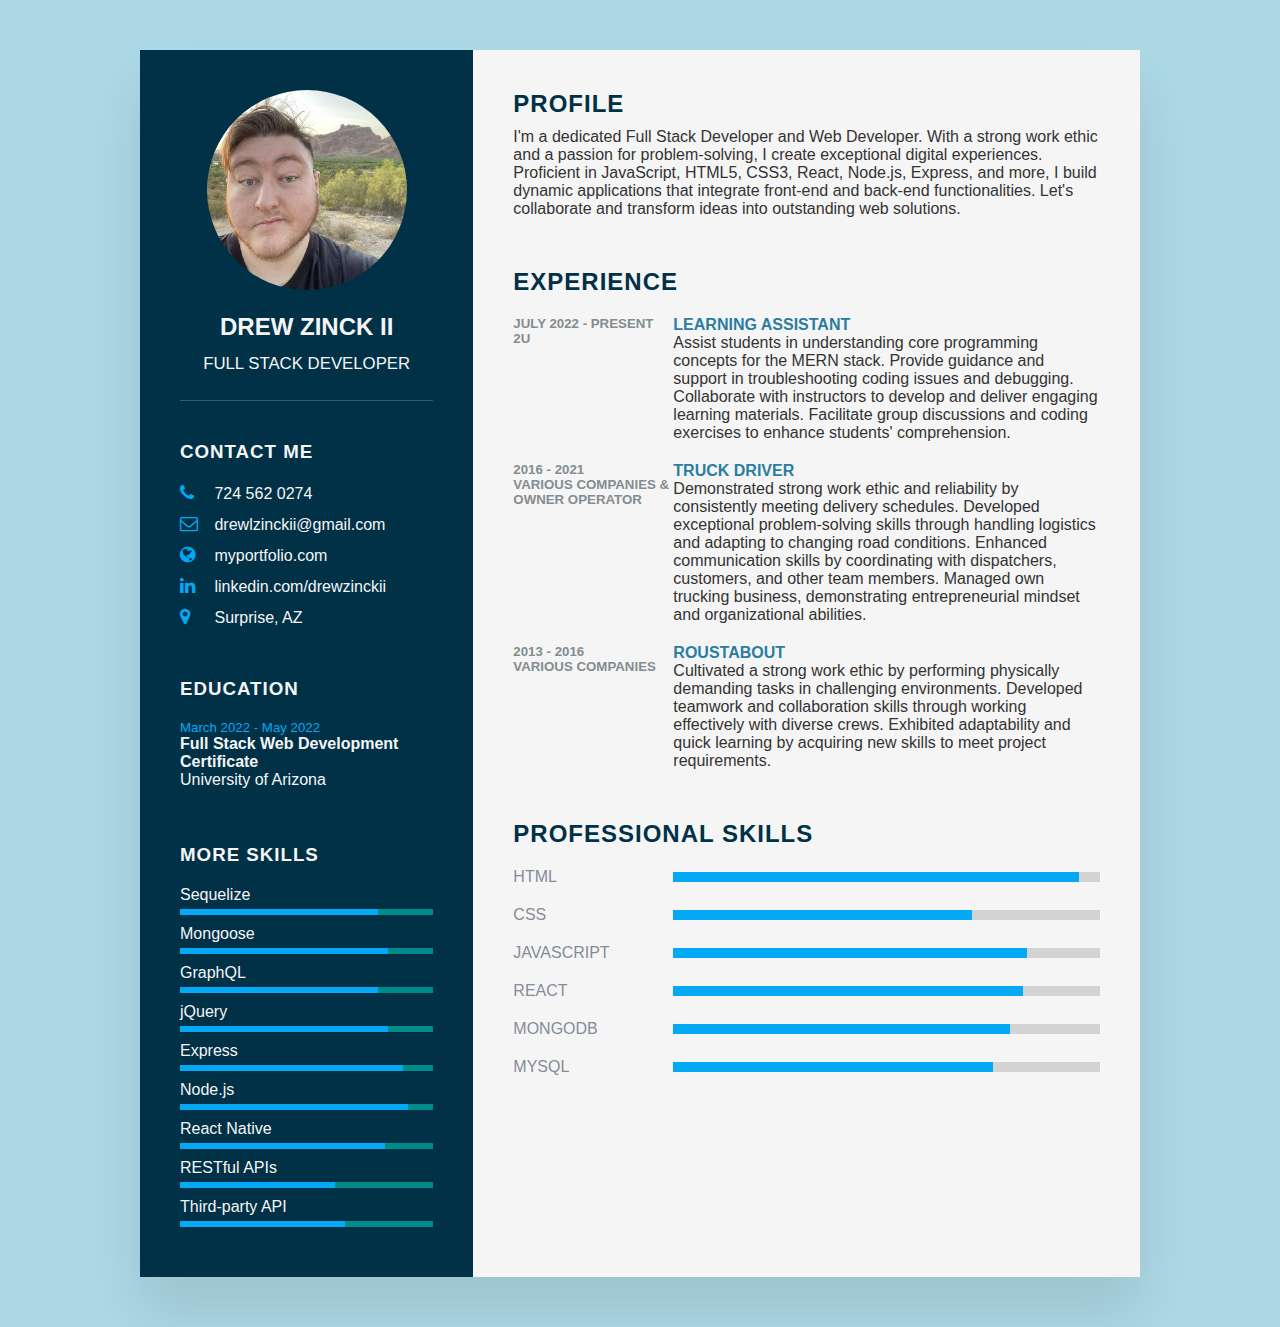
<file: index.html>
<!DOCTYPE html>
<html lang="en">
<head>
    <meta charset="UTF-8">
    <meta name="viewport" content="width=device-width, initial-scale=1.0">
    <link rel="stylesheet" href="https://cdnjs.cloudflare.com/ajax/libs/font-awesome/4.7.0/css/font-awesome.css" integrity="sha512-5A8nwdMOWrSz20fDsjczgUidUBR8liPYU+WymTZP1lmY9G6Oc7HlZv156XqnsgNUzTyMefFTcsFH/tnJE/+xBg==" crossorigin="anonymous" referrerpolicy="no-referrer" />
    <link rel="stylesheet" href="./assets/style.css">
    <title>Resume</title>
</head>
<body>
  <div class="container">
    <div class="left">
      <div class="profile-text">
        <div class="porfile-image">
          <img src="assets/images/profileimg.jpg">
        </div>
        <h2>Drew Zinck II<br><span>Full Stack Developer</span></h2>
      </div>

      <div class="contact">
        <h3 class="contact-title">Contact Me</h3>
        <ul>
          <li>
            <span class="contact-icon"><i class="fa fa-phone" aria-hidden="true"></i></span>
            <span class="conatct-text">724 562 0274</span>
          </li>
          <li>
            <span class="contact-icon"><i class="fa fa-envelope-o" aria-hidden="true"></i></span>
            <span class="conatct-text">drewlzinckii@gmail.com</span>
          </li>
          <li>
            <span class="contact-icon"><i class="fa fa-globe" aria-hidden="true"></i></span>
            <span class="conatct-text">myportfolio.com</span>
          </li>
          <li>
            <span class="contact-icon"><i class="fa fa-linkedin" aria-hidden="true"></i></span>
            <span class="conatct-text">linkedin.com/drewzinckii</span>
          </li>
          <li>
            <span class="contact-icon"><i class="fa fa-map-marker" aria-hidden="true"></i></i></span>
            <span class="conatct-text">Surprise, AZ</span>
          </li>
        </ul>
      </div>

      <div class="contact education">
        <h3 class="contact-title">Education</h3>
        <ul>
          <li>
            <h5>March 2022 - May 2022</h5>
            <h4 class="degree">Full Stack Web Development Certificate</h4>
            <h4>University of Arizona</h4>
          </li>
        </ul>
      </div>
      <div class="contact more-skills">
        <h3 class="contact-title">More Skills</h3>
        <ul>
          <li>
            <span class="text">Sequelize</span>
            <span class="percent">
              <div style="width: 78%;"></div>
            </span>
          </li>
          <li>
            <span class="text">Mongoose</span>
            <span class="percent">
              <div style="width: 82%;"></div>
            </span>
          </li>
          <li>
            <span class="text">GraphQL</span>
            <span class="percent">
              <div style="width: 78%;"></div>
            </span>
          </li>
          <li>
            <span class="text">jQuery</span>
            <span class="percent">
              <div style="width: 82%;"></div>
            </span>
          </li>
          <li>
            <span class="text">Express</span>
            <span class="percent">
              <div style="width: 88%;"></div>
            </span>
          </li>
          <li>
            <span class="text">Node.js</span>
            <span class="percent">
              <div style="width: 90%;"></div>
            </span>
          </li>
          <li>
            <span class="text">React Native</span>
            <span class="percent">
              <div style="width: 81%;"></div>
            </span>
          </li>
          <li>
            <span class="text">RESTful APIs</span>
            <span class="percent">
              <div style="width: 61%;"></div>
            </span>
          </li>
          <li>
            <span class="text">Third-party API</span>
            <span class="percent">
              <div style="width: 65%;"></div>
            </span>
          </li>
        </ul>
      </div>


    </div>

    <div class="right">
      <div class="profile">
        <h2 class="profile-title">Profile</h2>
        <p>I'm a dedicated Full Stack Developer and Web Developer. 
          With a strong work ethic and a passion for problem-solving, 
          I create exceptional digital experiences. 
          Proficient in JavaScript, HTML5, CSS3, React, Node.js, Express, and more,
          I build dynamic applications that integrate front-end and back-end functionalities. 
          Let's collaborate and transform ideas into outstanding web solutions.</p>
      </div>
      <div class="profile">
        <h2 class="profile-title">Experience</h2>
        <div class="box">
          <div class="year">
            <h5>July 2022 - Present</h5>
            <h5>2U</h5>
          </div>
          <div class="text">
            <h4>Learning Assistant</h4>
            <p>Assist students in understanding core programming concepts for the MERN stack.
              Provide guidance and support in troubleshooting coding issues and debugging.
              Collaborate with instructors to develop and deliver engaging learning materials.
              Facilitate group discussions and coding exercises to enhance students' comprehension.</p>
          </div>
        </div>
        <div class="box">
          <div class="year">
            <h5>2016 - 2021</h5>
            <h5>Various Companies & Owner Operator</h5>
          </div>
          <div class="text">
            <h4>Truck Driver</h4>
            <p>                Demonstrated strong work ethic and reliability by consistently meeting delivery schedules.
              Developed exceptional problem-solving skills through handling logistics and adapting to
              changing road conditions. 
              Enhanced communication skills by coordinating with dispatchers, customers, and other team
              members.
              Managed own trucking business, demonstrating entrepreneurial mindset and organizational
              abilities.</p>
          </div>
        </div>
        <div class="box">
          <div class="year">
            <h5>2013 - 2016</h5>
            <h5>Various Companies</h5>
          </div>
          <div class="text">
            <h4>Roustabout</h4>
            <p>Cultivated a strong work ethic by performing physically demanding tasks in challenging
              environments.
              Developed teamwork and collaboration skills through working effectively with diverse crews.
              Exhibited adaptability and quick learning by acquiring new skills to meet project requirements.</p>
          </div>
        </div>
      </div>

      <div class="profile skills">
        <h2 class="profile-title">Professional Skills</h2>
        <div class="box">
          <h4>Html</h4>
          <div class="percent">
            <div style="width: 95%;"></div>
          </div>
        </div>
        <div class="box">
          <h4>CSS</h4>
          <div class="percent">
            <div style="width: 70%;"></div>
          </div>
        </div>
        <div class="box">
          <h4>JavaScript</h4>
          <div class="percent">
            <div style="width: 83%;"></div>
          </div>
        </div>
        <div class="box">
          <h4>React</h4>
          <div class="percent">
            <div style="width: 82%;"></div>
          </div>
        </div>
        <div class="box">
          <h4>MongoDB</h4>
          <div class="percent">
            <div style="width: 79%;"></div>
          </div>
        </div>
        <div class="box">
          <h4>MySQL</h4>
          <div class="percent">
            <div style="width: 75%;"></div>
          </div>
        </div>

      </div>
    </div>
  </div>
</body>
</html>
</file>
<file: assets/style.css>
* {
    margin: 0;
    padding: 0;
    box-sizing: border-box;
    font-family: 'Lucida Sans', 'Lucida Sans Regular', 'Lucida Grande', 'Lucida Sans Unicode', Geneva, Verdana, sans-serif;
}

body {
    background: lightblue;
    display: flex;
    justify-content: center;
    align-items: center;
    min-height: 100vh;
}

.container {
    position: relative;
    width: 100%;
    max-width: 1000px;
    min-height: 1000px;
    background: #f5f5f5;
    margin: 50px;
    display: grid;
    grid-template-columns: 1fr 2fr;
    box-shadow: 0 35px 55px rgba(0, 0, 0, 0.1);
}

.container .left {
    position: relative;
    background: #003147;
    padding: 40px;
}

.profile-text {
    position: relative;
    display: flex;
    flex-direction: column;
    align-items: center;
    padding-bottom: 20px;
    border-bottom: 1px solid rgba(255, 255, 255, 0.2);
}

.profile-text .porfile-image {
    position: relative;
    height: 200px;
    width: 200px;
    border-radius: 50%;
    overflow: hidden;
}

.profile-text .porfile-image img {
    position: absolute;
    top: 0;
    left: 0;
    width: 100%;
    height: 100%;
    object-fit: cover;
}

.profile-text h2 {
    color: #f5f5f5;
    font-size: 1.5em;
    margin-top: 20px;
    text-transform: uppercase;
    text-align: center;
    font-weight: 600;
    line-height: 1.4em;
}

.profile-text h2 span {
    font-size: 0.7em;
    font-weight: 300;
}

.contact {
    padding-top: 40px; 
}

.contact-title {
    color: #f5f5f5;
    text-transform: uppercase;
    font-weight: 600;
    letter-spacing: 1px;
    margin-bottom: 20px;
}

.contact ul {
    position: relative;
}

.contact ul li {
    position: relative;
    list-style: none;
    margin: 10px 0;
    cursor: pointer;
}

.contact ul li .contact-icon {
    display: inline-block;
    width: 30px;
    font-size: 18px;
    color: #03a9f4;
}

.contact ul li span {
    color: #f5f5f5;
    font-weight: 300;
}

.contact.education li {
    margin-bottom: 15px;
}

.contact.education h5 {
    color: #03a9f4;
    font-weight: 500;
}

.contact.education h4:nth-child(2) {
    color: #f5f5f5;
    font-weight: 600;
}

.contact.education h4 {
    color: #f5f5f5;
    font-weight: 300;
}

.contact.more-skills .percent {
    position: relative;
    width: 100%;
    height: 6px;
    background: darkcyan;
    display: block;
    margin-top: 5px;
}

.contact.more-skills .percent div{
    position: absolute;
    top: 0;
    left: 0;
    height: 100%;
    background: #03a9f4;
}


.container .right {
    position: relative;
    background: #f5f5f5;
    padding: 40px;
}

.profile {
    margin-bottom: 50px;
}

.profile:last-child {
    margin-bottom: 0;
}

.profile-title {
    color: #003147;
    text-transform: uppercase;
    letter-spacing: 1px;
    margin-bottom: 10px;
}

p {
    color: #333;
}

.profile .box {
    display: flex;
    flex-direction: row;
    margin: 20px 0;
}

.profile .box .year {
    min-width: 160px;
}

.profile .box .year h5 {
    text-transform: uppercase;
    color: #848c90;
    font-weight: 600;
}

.profile .box .text h4 {
    text-transform: uppercase;
    color: #2a7da2;
    font-size: 16px;
}

.skills .box {
    position: relative;
    width: 100%;
    display: grid;
    grid-template-columns: 160px 1fr;
    justify-content: center;
    align-items: center;
}

.skills .box h4 {
    text-transform: uppercase;
    color: #848c99;
    font-weight: 500;
}

.skills .box .percent {
    position: relative;
    width: 100%;
    height: 10px;
    background: lightgrey;
}

.skills .box .percent div {
    position: absolute;
    top: 0;
    left: 0;
    height: 100%;
    background: #03a9f4;
}

@media (max-width: 1000px) {
    .container {
        margin: 10px;
        grid-template-columns: repeat(1,1fr);
    }
}

@media (max-width: 600px) {
    .profile .box {
        flex-direction: column;
    }
    .profile .box .year {
        margin-bottom: 5px;
    }
    .skills .box {
        grid-template-columns: repeat(1,1fr);
    }
}
</file>
